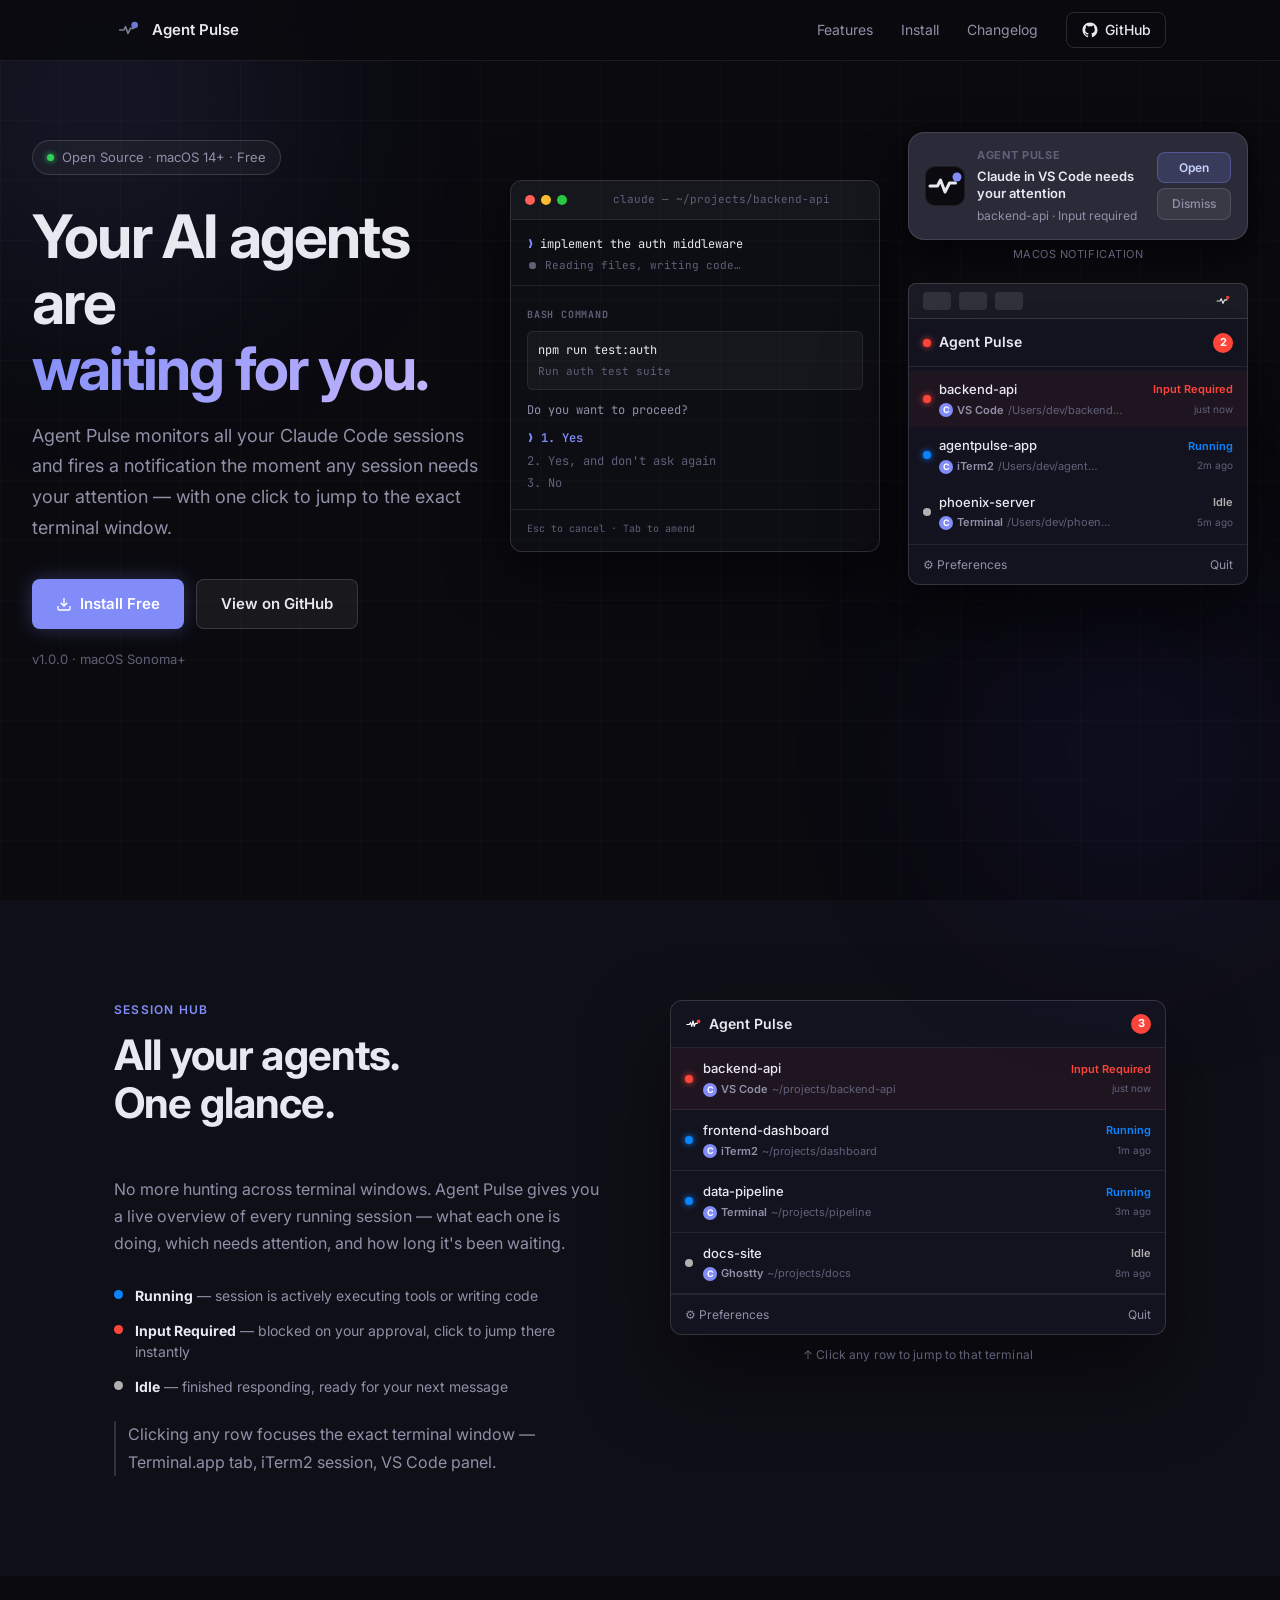
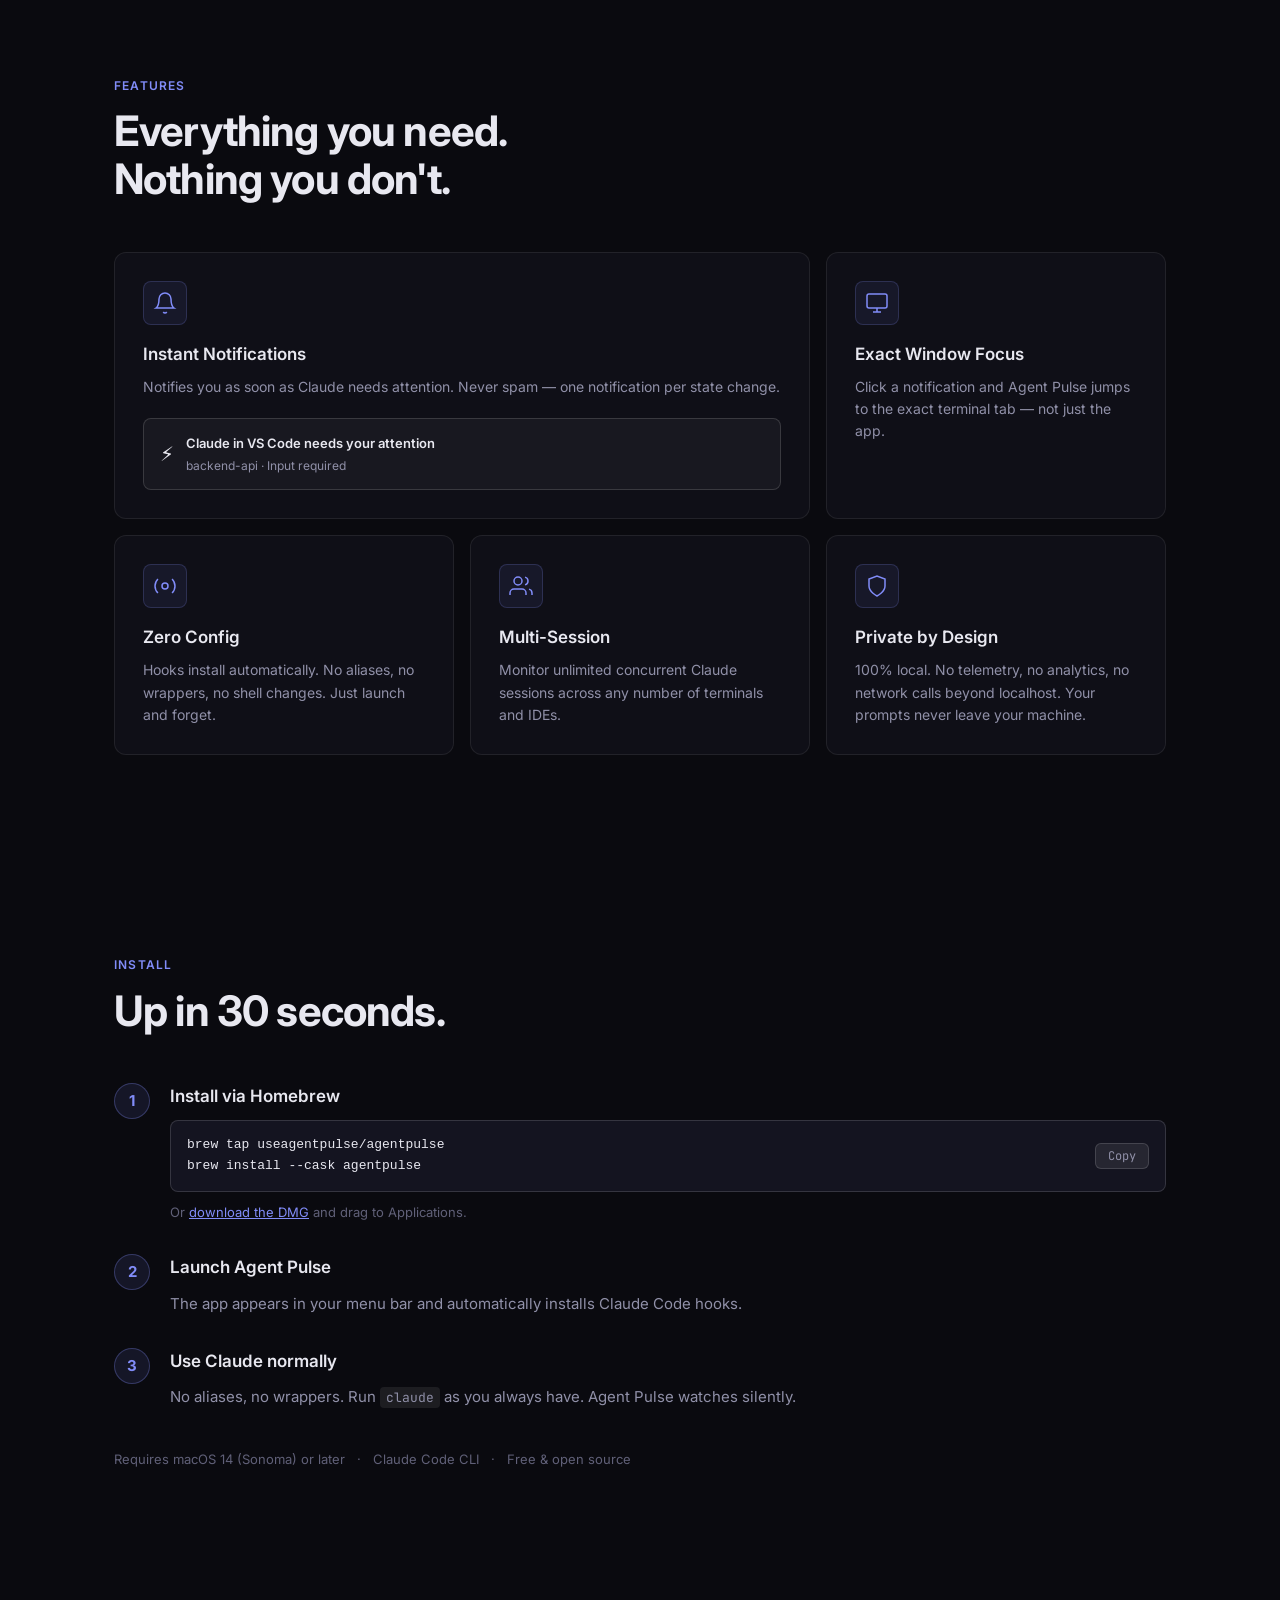
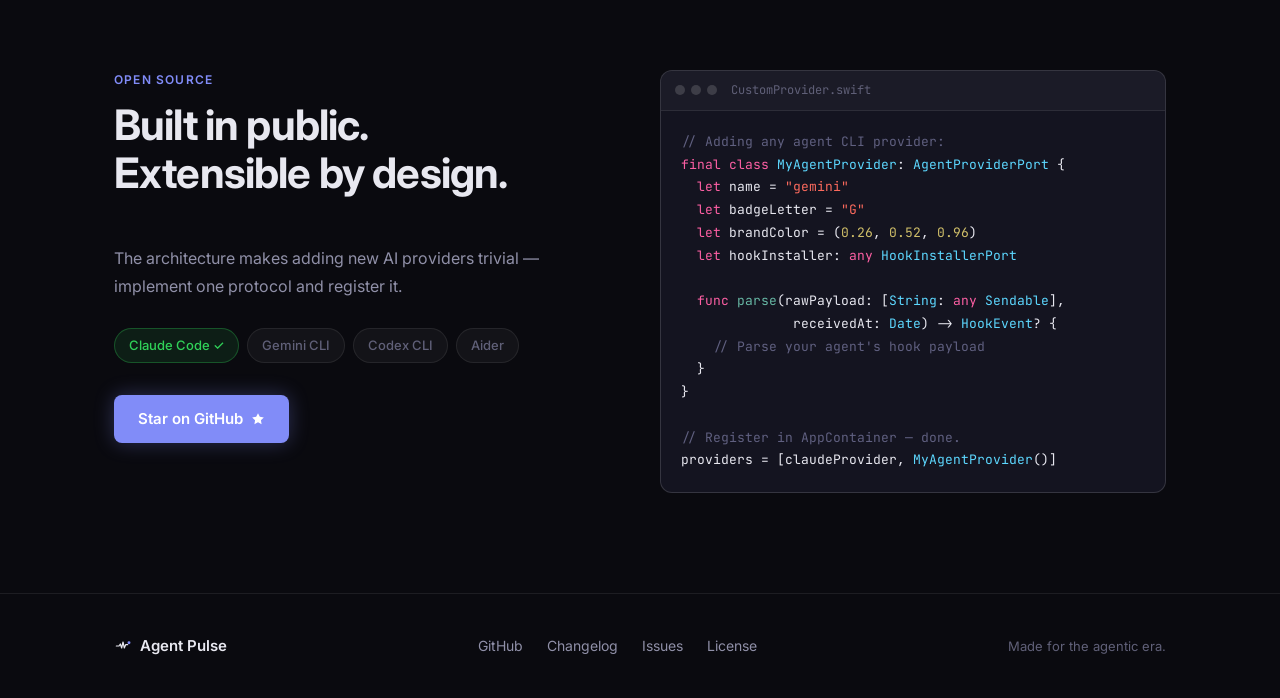
<file: index.html>
<!DOCTYPE html>
<html lang="en">
<head>
  <meta charset="UTF-8" />
  <meta name="viewport" content="width=device-width, initial-scale=1.0" />
  <title>Agent Pulse — Monitor your AI coding agents</title>
  <meta name="description" content="macOS menu bar app that monitors Claude Code sessions and notifies you the moment any session needs your attention." />
  <meta property="og:title" content="Agent Pulse" />
  <meta property="og:description" content="Never miss when your AI coding agent needs you." />
  <meta property="og:type" content="website" />
  <meta property="og:url" content="https://useagentpulse.github.io/agentpulse-app" />
  <link rel="icon" type="image/svg+xml" href="assets/img/favicon.svg" />
  <link rel="stylesheet" href="assets/css/style.css" />
  <link rel="preconnect" href="https://fonts.googleapis.com" />
  <link href="https://fonts.googleapis.com/css2?family=Inter:wght@300;400;500;600;700&family=JetBrains+Mono:wght@400;500&display=swap" rel="stylesheet" />
</head>
<body>

<!-- NAV -->
<nav class="nav">
  <div class="nav-inner">
    <div class="nav-logo">
      <svg class="nav-pulse-icon" width="28" height="20" viewBox="0 0 24 24" fill="none">
        <path d="M2 12 H7 L9 8 L12 16 L15 10 H19" stroke="currentColor" stroke-width="2" stroke-linecap="round" stroke-linejoin="round"/>
        <circle class="nav-status-dot" cx="20" cy="6" r="4" fill="#818CF8"/>
      </svg>
      <span class="nav-name">Agent Pulse</span>
    </div>
    <div class="nav-links">
      <a href="#features">Features</a>
      <a href="#install">Install</a>
      <a href="changelog.html">Changelog</a>
      <a href="https://github.com/useagentpulse/agentpulse-app" target="_blank" class="nav-github">
        <svg width="18" height="18" viewBox="0 0 24 24" fill="currentColor"><path d="M12 2C6.477 2 2 6.484 2 12.017c0 4.425 2.865 8.18 6.839 9.504.5.092.682-.217.682-.483 0-.237-.008-.868-.013-1.703-2.782.605-3.369-1.343-3.369-1.343-.454-1.158-1.11-1.466-1.11-1.466-.908-.62.069-.608.069-.608 1.003.07 1.531 1.032 1.531 1.032.892 1.53 2.341 1.088 2.91.832.092-.647.35-1.088.636-1.338-2.22-.253-4.555-1.113-4.555-4.951 0-1.093.39-1.988 1.029-2.688-.103-.253-.446-1.272.098-2.65 0 0 .84-.27 2.75 1.026A9.564 9.564 0 0112 6.844c.85.004 1.705.115 2.504.337 1.909-1.296 2.747-1.027 2.747-1.027.546 1.379.202 2.398.1 2.651.64.7 1.028 1.595 1.028 2.688 0 3.848-2.339 4.695-4.566 4.943.359.309.678.92.678 1.855 0 1.338-.012 2.419-.012 2.747 0 .268.18.58.688.482A10.019 10.019 0 0022 12.017C22 6.484 17.522 2 12 2z"/></svg>
        GitHub
      </a>
    </div>
  </div>
</nav>

<!-- HERO -->
<section class="hero">
  <div class="hero-bg">
    <div class="grid-lines"></div>
    <div class="glow glow-1"></div>
    <div class="glow glow-2"></div>
  </div>
  <div class="hero-content">
    <div class="hero-badge">
      <span class="badge-dot"></span>
      Open Source · macOS 14+ · Free
    </div>
    <h1 class="hero-title">
      Your AI agents are<br />
      <span class="hero-highlight">waiting for you.</span>
    </h1>
    <p class="hero-sub">
      Agent Pulse monitors all your Claude Code sessions and fires a notification
      the moment any session needs your attention — with one click to jump to
      the exact terminal window.
    </p>
    <div class="hero-actions">
      <a href="#install" class="btn btn-primary">
        <svg width="16" height="16" viewBox="0 0 24 24" fill="none" stroke="currentColor" stroke-width="2"><path d="M21 15v4a2 2 0 01-2 2H5a2 2 0 01-2-2v-4"/><polyline points="7 10 12 15 17 10"/><line x1="12" y1="15" x2="12" y2="3"/></svg>
        Install Free
      </a>
      <a href="https://github.com/useagentpulse/agentpulse-app" target="_blank" class="btn btn-ghost">View on GitHub</a>
    </div>
    <div class="hero-version">v1.0.0 · macOS Sonoma+</div>
  </div>

  <!-- Terminal mockup: Claude waiting for permission -->
  <div class="terminal-mockup">
    <div class="terminal-bar">
      <div class="terminal-dots">
        <span class="t-dot t-dot--red"></span>
        <span class="t-dot t-dot--yellow"></span>
        <span class="t-dot t-dot--green"></span>
      </div>
      <div class="terminal-title">claude — ~/projects/backend-api</div>
    </div>
    <div class="terminal-body">
      <div class="terminal-line">
        <span class="t-prompt">❯</span>
        <span class="t-cmd"> implement the auth middleware</span>
      </div>
      <div class="terminal-line t-dim">⏺ Reading files, writing code…</div>
      <div class="terminal-sep"></div>
      <div class="terminal-permission">
        <div class="t-perm-label">Bash command</div>
        <div class="t-perm-cmd">
          <span class="t-perm-code">npm run test:auth</span>
          <span class="t-perm-desc">Run auth test suite</span>
        </div>
        <div class="t-perm-question">Do you want to proceed?</div>
        <div class="t-perm-options">
          <div class="t-perm-opt t-perm-opt--selected">❯ 1. Yes</div>
          <div class="t-perm-opt">  2. Yes, and don't ask again</div>
          <div class="t-perm-opt">  3. No</div>
        </div>
      </div>
      <div class="terminal-sep"></div>
      <div class="terminal-hint">Esc to cancel · Tab to amend</div>
    </div>
  </div>

  <!-- Mockup column: notification first, then menu bar popup -->
  <div class="hero-mockup">
    <!-- macOS notification mockup -->
    <div class="notif-mockup">
      <div class="notif-banner">
        <div class="notif-banner-icon">
          <svg width="36" height="36" viewBox="0 0 24 24" fill="none">
            <rect width="24" height="24" rx="6" fill="#0a0a0f"/>
            <path d="M2 12 H7 L9 8 L12 16 L15 10 H19" stroke="#e8e8f0" stroke-width="2" stroke-linecap="round" stroke-linejoin="round"/>
            <circle cx="20" cy="6" r="3" fill="#818CF8"/>
          </svg>
        </div>
        <div class="notif-banner-body">
          <div class="notif-banner-app">AGENT PULSE</div>
          <div class="notif-banner-title">Claude in VS Code needs your attention</div>
          <div class="notif-banner-sub">backend-api · Input required</div>
        </div>
        <div class="notif-banner-actions">
          <div class="notif-action notif-action--primary">Open</div>
          <div class="notif-action">Dismiss</div>
        </div>
      </div>
      <div class="notif-label">macOS notification</div>
    </div>

    <!-- Menu bar + popup window -->
    <div class="menubar-strip">
      <div class="menubar-icons">
        <div class="mb-icon"></div>
        <div class="mb-icon"></div>
        <div class="mb-icon"></div>
      </div>
      <div class="menubar-app">
        <svg class="pulse-icon" width="20" height="14" viewBox="0 0 24 24" fill="none">
          <path d="M2 12 H7 L9 8 L12 16 L15 10 H19" stroke="white" stroke-width="2" stroke-linecap="round" stroke-linejoin="round"/>
          <circle cx="20" cy="6" r="3" fill="#FF453A" class="pulse-anim-circle"/>
        </svg>
      </div>
    </div>

    <div class="popup-window">
      <div class="popup-header">
        <div class="popup-header-left">
          <div class="status-dot status-dot--red"></div>
          <span class="popup-title">Agent Pulse</span>
        </div>
        <div class="popup-badge">2</div>
      </div>
      <div class="popup-divider"></div>
      <div class="popup-sessions">
        <div class="session-row session-row--permission">
          <div class="session-left">
            <div class="status-dot status-dot--red"></div>
            <div class="session-info">
              <div class="session-name">backend-api</div>
              <div class="session-meta">
                <span class="provider-badge">C</span>
                <span class="terminal-name">VS Code</span>
                <span class="session-path">/Users/dev/backend…</span>
              </div>
            </div>
          </div>
          <div class="session-right">
            <div class="session-status session-status--red">Input Required</div>
            <div class="session-time">just now</div>
          </div>
        </div>
        <div class="session-row">
          <div class="session-left">
            <div class="status-dot status-dot--blue"></div>
            <div class="session-info">
              <div class="session-name">agentpulse-app</div>
              <div class="session-meta">
                <span class="provider-badge">C</span>
                <span class="terminal-name">iTerm2</span>
                <span class="session-path">/Users/dev/agent…</span>
              </div>
            </div>
          </div>
          <div class="session-right">
            <div class="session-status session-status--blue">Running</div>
            <div class="session-time">2m ago</div>
          </div>
        </div>
        <div class="session-row">
          <div class="session-left">
            <div class="status-dot status-dot--grey"></div>
            <div class="session-info">
              <div class="session-name">phoenix-server</div>
              <div class="session-meta">
                <span class="provider-badge">C</span>
                <span class="terminal-name">Terminal</span>
                <span class="session-path">/Users/dev/phoen…</span>
              </div>
            </div>
          </div>
          <div class="session-right">
            <div class="session-status session-status--grey">Idle</div>
            <div class="session-time">5m ago</div>
          </div>
        </div>
      </div>
      <div class="popup-divider"></div>
      <div class="popup-footer">
        <span>⚙ Preferences</span>
        <span>Quit</span>
      </div>
    </div>
  </div>
</section>

<!-- SESSION HUB -->
<section class="session-hub" id="sessions">
  <div class="container">
    <div class="session-hub-inner">
      <div class="session-hub-text">
        <div class="section-label">Session Hub</div>
        <h2 class="section-title">All your agents.<br/>One glance.</h2>
        <p>No more hunting across terminal windows. Agent Pulse gives you a live overview of every running session — what each one is doing, which needs attention, and how long it's been waiting.</p>
        <ul class="hub-features">
          <li>
            <div class="hub-feat-dot" style="background:#0A84FF"></div>
            <div>
              <strong>Running</strong> — session is actively executing tools or writing code
            </div>
          </li>
          <li>
            <div class="hub-feat-dot" style="background:#FF453A"></div>
            <div>
              <strong>Input Required</strong> — blocked on your approval, click to jump there instantly
            </div>
          </li>
          <li>
            <div class="hub-feat-dot" style="background:#B0B0B0"></div>
            <div>
              <strong>Idle</strong> — finished responding, ready for your next message
            </div>
          </li>
        </ul>
        <p class="hub-note">Clicking any row focuses the exact terminal window — Terminal.app tab, iTerm2 session, VS Code panel.</p>
      </div>
      <div class="session-hub-mockup">
        <div class="hub-popup">
          <div class="hub-popup-header">
            <div class="hub-header-left">
              <svg width="16" height="11" viewBox="0 0 24 18" fill="none">
                <path d="M2 9 H6 L8 6 L10 12 L12 3 L14 12 L16 7 H19" stroke="white" stroke-width="2" stroke-linecap="round" stroke-linejoin="round"/>
                <circle cx="21" cy="4" r="3" fill="#FF453A"/>
              </svg>
              <span>Agent Pulse</span>
            </div>
            <span class="hub-badge">3</span>
          </div>
          <div class="popup-divider"></div>
          <div class="hub-session hub-session--permission">
            <div class="hub-session-left">
              <div class="status-dot status-dot--red"></div>
              <div>
                <div class="hub-session-name">backend-api</div>
                <div class="session-meta">
                  <span class="provider-badge">C</span>
                  <span class="terminal-name">VS Code</span>
                  <span class="session-path">~/projects/backend-api</span>
                </div>
              </div>
            </div>
            <div class="hub-session-right">
              <div class="session-status session-status--red">Input Required</div>
              <div class="session-time">just now</div>
            </div>
          </div>
          <div class="hub-session">
            <div class="hub-session-left">
              <div class="status-dot status-dot--blue"></div>
              <div>
                <div class="hub-session-name">frontend-dashboard</div>
                <div class="session-meta">
                  <span class="provider-badge">C</span>
                  <span class="terminal-name">iTerm2</span>
                  <span class="session-path">~/projects/dashboard</span>
                </div>
              </div>
            </div>
            <div class="hub-session-right">
              <div class="session-status session-status--blue">Running</div>
              <div class="session-time">1m ago</div>
            </div>
          </div>
          <div class="hub-session">
            <div class="hub-session-left">
              <div class="status-dot status-dot--blue"></div>
              <div>
                <div class="hub-session-name">data-pipeline</div>
                <div class="session-meta">
                  <span class="provider-badge">C</span>
                  <span class="terminal-name">Terminal</span>
                  <span class="session-path">~/projects/pipeline</span>
                </div>
              </div>
            </div>
            <div class="hub-session-right">
              <div class="session-status session-status--blue">Running</div>
              <div class="session-time">3m ago</div>
            </div>
          </div>
          <div class="hub-session">
            <div class="hub-session-left">
              <div class="status-dot status-dot--grey"></div>
              <div>
                <div class="hub-session-name">docs-site</div>
                <div class="session-meta">
                  <span class="provider-badge">C</span>
                  <span class="terminal-name">Ghostty</span>
                  <span class="session-path">~/projects/docs</span>
                </div>
              </div>
            </div>
            <div class="hub-session-right">
              <div class="session-status session-status--grey">Idle</div>
              <div class="session-time">8m ago</div>
            </div>
          </div>
          <div class="popup-divider"></div>
          <div class="popup-footer">
            <span>⚙ Preferences</span>
            <span>Quit</span>
          </div>
        </div>
        <div class="hub-click-hint">↑ Click any row to jump to that terminal</div>
      </div>
    </div>
  </div>
</section>

<!-- FEATURES -->
<section class="features" id="features">
  <div class="container">
    <div class="section-label">Features</div>
    <h2 class="section-title">Everything you need.<br/>Nothing you don't.</h2>
    <div class="features-grid">
      <div class="feature-card feature-card--large">
        <div class="feature-icon">
          <svg width="24" height="24" viewBox="0 0 24 24" fill="none" stroke="currentColor" stroke-width="1.5"><path d="M18 8A6 6 0 006 8c0 7-3 9-3 9h18s-3-2-3-9"/><path d="M13.73 21a2 2 0 01-3.46 0"/></svg>
        </div>
        <h3>Instant Notifications</h3>
        <p>Notifies you as soon as Claude needs attention. Never spam — one notification per state change.</p>
        <div class="feature-notif">
          <div class="notif-icon">⚡</div>
          <div class="notif-body">
            <div class="notif-title">Claude in VS Code needs your attention</div>
            <div class="notif-sub">backend-api · Input required</div>
          </div>
        </div>
      </div>
      <div class="feature-card">
        <div class="feature-icon">
          <svg width="24" height="24" viewBox="0 0 24 24" fill="none" stroke="currentColor" stroke-width="1.5"><rect x="2" y="3" width="20" height="14" rx="2"/><path d="M8 21h8M12 17v4"/></svg>
        </div>
        <h3>Exact Window Focus</h3>
        <p>Click a notification and Agent Pulse jumps to the exact terminal tab — not just the app.</p>
      </div>
      <div class="feature-card">
        <div class="feature-icon">
          <svg width="24" height="24" viewBox="0 0 24 24" fill="none" stroke="currentColor" stroke-width="1.5"><circle cx="12" cy="12" r="3"/><path d="M19.07 4.93a10 10 0 010 14.14M4.93 4.93a10 10 0 000 14.14"/></svg>
        </div>
        <h3>Zero Config</h3>
        <p>Hooks install automatically. No aliases, no wrappers, no shell changes. Just launch and forget.</p>
      </div>
      <div class="feature-card">
        <div class="feature-icon">
          <svg width="24" height="24" viewBox="0 0 24 24" fill="none" stroke="currentColor" stroke-width="1.5"><path d="M17 21v-2a4 4 0 00-4-4H5a4 4 0 00-4 4v2"/><circle cx="9" cy="7" r="4"/><path d="M23 21v-2a4 4 0 00-3-3.87"/><path d="M16 3.13a4 4 0 010 7.75"/></svg>
        </div>
        <h3>Multi-Session</h3>
        <p>Monitor unlimited concurrent Claude sessions across any number of terminals and IDEs.</p>
      </div>
      <div class="feature-card">
        <div class="feature-icon">
          <svg width="24" height="24" viewBox="0 0 24 24" fill="none" stroke="currentColor" stroke-width="1.5"><path d="M12 22s8-4 8-10V5l-8-3-8 3v7c0 6 8 10 8 10z"/></svg>
        </div>
        <h3>Private by Design</h3>
        <p>100% local. No telemetry, no analytics, no network calls beyond localhost. Your prompts never leave your machine.</p>
      </div>
    </div>
  </div>
</section>

<!-- INSTALL -->
<section class="install" id="install">
  <div class="container">
    <div class="section-label">Install</div>
    <h2 class="section-title">Up in 30 seconds.</h2>
    <div class="install-steps">
      <div class="install-step">
        <div class="step-num">1</div>
        <div class="step-body">
          <div class="step-title">Install via Homebrew</div>
          <div class="code-block">
            <code>brew tap useagentpulse/agentpulse<br/>brew install --cask agentpulse</code>
            <button class="copy-btn" data-copy="brew tap useagentpulse/agentpulse&#10;brew trust useagentpulse/agentpulse&#10;brew install --cask agentpulse">Copy</button>
          </div>
          <div class="step-alt">Or <a href="https://github.com/useagentpulse/agentpulse-app/releases/latest">download the DMG</a> and drag to Applications.</div>
        </div>
      </div>
      <div class="install-step">
        <div class="step-num">2</div>
        <div class="step-body">
          <div class="step-title">Launch Agent Pulse</div>
          <p>The app appears in your menu bar and automatically installs Claude Code hooks.</p>
        </div>
      </div>
      <div class="install-step">
        <div class="step-num">3</div>
        <div class="step-body">
          <div class="step-title">Use Claude normally</div>
          <p>No aliases, no wrappers. Run <code class="inline-code">claude</code> as you always have. Agent Pulse watches silently.</p>
        </div>
      </div>
    </div>
    <div class="requirements">
      <span>Requires macOS 14 (Sonoma) or later</span>
      <span>·</span>
      <span>Claude Code CLI</span>
      <span>·</span>
      <span>Free &amp; open source</span>
    </div>
  </div>
</section>
<!-- OPEN SOURCE -->
<section class="opensource">
  <div class="container opensource-inner">
    <div class="os-text">
      <div class="section-label">Open Source</div>
      <h2 class="section-title">Built in public.<br/>Extensible by design.</h2>
      <p>The architecture makes adding new AI providers trivial — implement one protocol and register it.</p>
      <div class="providers-roadmap">
        <div class="provider provider--done">Claude Code ✓</div>
        <div class="provider provider--soon">Gemini CLI</div>
        <div class="provider provider--soon">Codex CLI</div>
        <div class="provider provider--soon">Aider</div>
      </div>
      <a href="https://github.com/useagentpulse/agentpulse-app" target="_blank" class="btn btn-primary">
        Star on GitHub
        <svg width="14" height="14" viewBox="0 0 24 24" fill="currentColor"><path d="M12 2l3.09 6.26L22 9.27l-5 4.87 1.18 6.88L12 17.77l-6.18 3.25L7 14.14 2 9.27l6.91-1.01L12 2z"/></svg>
      </a>
    </div>
    <div class="os-code">
      <div class="code-window">
        <div class="code-window-bar">
          <span></span><span></span><span></span>
          <div class="code-window-title">CustomProvider.swift</div>
        </div>
        <pre class="code-content"><span class="code-comment">// Adding any agent CLI provider:</span>
<span class="code-keyword">final class</span> <span class="code-type">MyAgentProvider</span>: <span class="code-type">AgentProviderPort</span> {
  <span class="code-keyword">let</span> name = <span class="code-string">"gemini"</span>
  <span class="code-keyword">let</span> badgeLetter = <span class="code-string">"G"</span>
  <span class="code-keyword">let</span> brandColor = (<span class="code-num">0.26</span>, <span class="code-num">0.52</span>, <span class="code-num">0.96</span>)
  <span class="code-keyword">let</span> hookInstaller: <span class="code-keyword">any</span> <span class="code-type">HookInstallerPort</span>

  <span class="code-keyword">func</span> <span class="code-fn">parse</span>(rawPayload: [<span class="code-type">String</span>: <span class="code-keyword">any</span> <span class="code-type">Sendable</span>],
              receivedAt: <span class="code-type">Date</span>) -> <span class="code-type">HookEvent</span>? {
    <span class="code-comment">// Parse your agent's hook payload</span>
  }
}

<span class="code-comment">// Register in AppContainer — done.</span>
providers = [claudeProvider, <span class="code-type">MyAgentProvider</span>()]</pre>
      </div>
    </div>
  </div>
</section>

<!-- FOOTER -->
<footer class="footer">
  <div class="container footer-inner">
    <div class="footer-logo">
      <svg width="18" height="12" viewBox="0 0 24 18" fill="none">
          <path d="M2 9 H6 L8 6 L10 12 L12 3 L14 12 L16 7 H19" stroke="currentColor" stroke-width="1.8" stroke-linecap="round" stroke-linejoin="round"/>
          <circle cx="21" cy="4" r="2.2" fill="#818CF8"/>
        </svg>
        <span>Agent Pulse</span>
    </div>
    <div class="footer-links">
      <a href="https://github.com/useagentpulse/agentpulse-app" target="_blank">GitHub</a>
      <a href="changelog.html">Changelog</a>
      <a href="https://github.com/useagentpulse/agentpulse-app/issues" target="_blank">Issues</a>
      <a href="https://github.com/useagentpulse/agentpulse-app/blob/main/LICENSE" target="_blank">License</a>
    </div>
    <div class="footer-copy">Made for the agentic era.</div>
  </div>
</footer>

<script src="assets/js/main.js"></script>
</body>
</html>
</file>
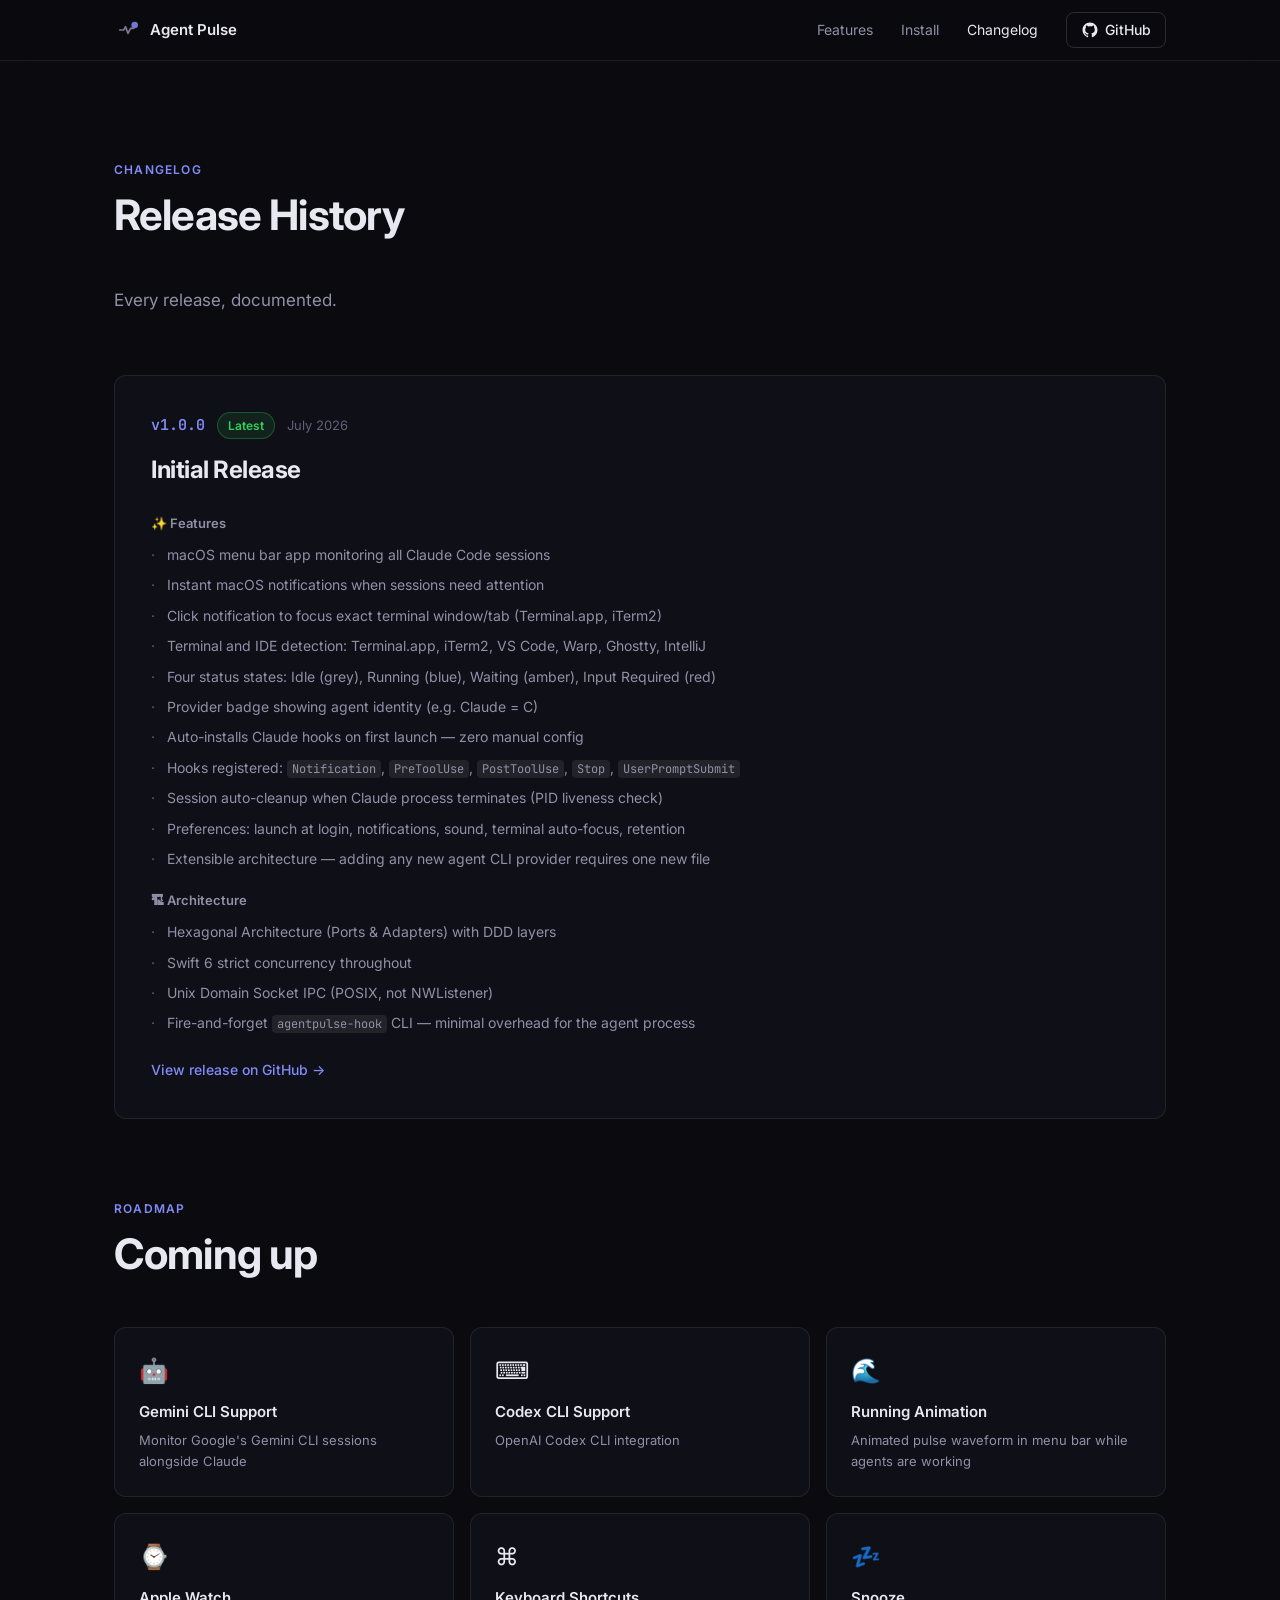
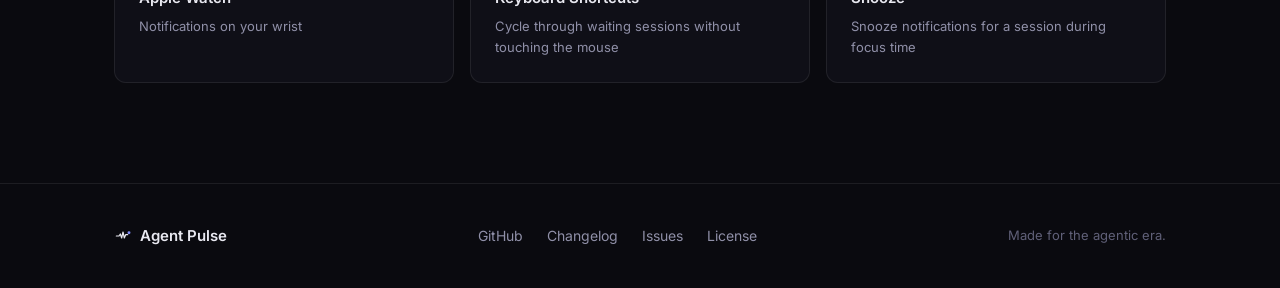
<file: changelog.html>
<!DOCTYPE html>
<html lang="en">
<head>
  <meta charset="UTF-8" />
  <meta name="viewport" content="width=device-width, initial-scale=1.0" />
  <title>Changelog — Agent Pulse</title>
  <meta name="description" content="Agent Pulse release history and changelog." />
  <link rel="icon" type="image/svg+xml" href="assets/img/favicon.svg" />
  <link rel="stylesheet" href="assets/css/style.css" />
  <link href="https://fonts.googleapis.com/css2?family=Inter:wght@300;400;500;600;700&family=JetBrains+Mono:wght@400;500&display=swap" rel="stylesheet" />
</head>
<body>

<nav class="nav">
  <div class="nav-inner">
    <div class="nav-logo">
      <a href="index.html" style="display:flex;align-items:center;gap:8px;text-decoration:none;color:inherit">
        <svg class="nav-pulse-icon" width="28" height="20" viewBox="0 0 24 24" fill="none">
          <path d="M2 12 H7 L9 8 L12 16 L15 10 H19" stroke="currentColor" stroke-width="2" stroke-linecap="round" stroke-linejoin="round"/>
          <circle class="nav-status-dot" cx="20" cy="6" r="4" fill="#818CF8"/>
        </svg>
        <span class="nav-name">Agent Pulse</span>
      </a>
    </div>
    <div class="nav-links">
      <a href="index.html#features">Features</a>
      <a href="index.html#install">Install</a>
      <a href="changelog.html" class="nav-active">Changelog</a>
      <a href="https://github.com/useagentpulse/agentpulse-app" target="_blank" class="nav-github">
        <svg width="18" height="18" viewBox="0 0 24 24" fill="currentColor"><path d="M12 2C6.477 2 2 6.484 2 12.017c0 4.425 2.865 8.18 6.839 9.504.5.092.682-.217.682-.483 0-.237-.008-.868-.013-1.703-2.782.605-3.369-1.343-3.369-1.343-.454-1.158-1.11-1.466-1.11-1.466-.908-.62.069-.608.069-.608 1.003.07 1.531 1.032 1.531 1.032.892 1.53 2.341 1.088 2.91.832.092-.647.35-1.088.636-1.338-2.22-.253-4.555-1.113-4.555-4.951 0-1.093.39-1.988 1.029-2.688-.103-.253-.446-1.272.098-2.65 0 0 .84-.27 2.75 1.026A9.564 9.564 0 0112 6.844c.85.004 1.705.115 2.504.337 1.909-1.296 2.747-1.027 2.747-1.027.546 1.379.202 2.398.1 2.651.64.7 1.028 1.595 1.028 2.688 0 3.848-2.339 4.695-4.566 4.943.359.309.678.92.678 1.855 0 1.338-.012 2.419-.012 2.747 0 .268.18.58.688.482A10.019 10.019 0 0022 12.017C22 6.484 17.522 2 12 2z"/></svg>
        GitHub
      </a>
    </div>
  </div>
</nav>

<main class="changelog-page">
  <div class="container">
    <div class="changelog-header">
      <div class="section-label">Changelog</div>
      <h1 class="section-title">Release History</h1>
      <p class="changelog-sub">Every release, documented.</p>
    </div>

    <div class="changelog-list">

      <div class="changelog-entry">
        <div class="changelog-meta">
          <span class="changelog-version">v1.0.0</span>
          <span class="changelog-tag changelog-tag--latest">Latest</span>
          <span class="changelog-date">July 2026</span>
        </div>
        <h2 class="changelog-title">Initial Release</h2>
        <div class="changelog-body">
          <div class="changelog-section">
            <div class="changelog-section-title">✨ Features</div>
            <ul>
              <li>macOS menu bar app monitoring all Claude Code sessions</li>
              <li>Instant macOS notifications when sessions need attention</li>
              <li>Click notification to focus exact terminal window/tab (Terminal.app, iTerm2)</li>
              <li>Terminal and IDE detection: Terminal.app, iTerm2, VS Code, Warp, Ghostty, IntelliJ</li>
              <li>Four status states: Idle (grey), Running (blue), Waiting (amber), Input Required (red)</li>
              <li>Provider badge showing agent identity (e.g. Claude = C)</li>
              <li>Auto-installs Claude hooks on first launch — zero manual config</li>
              <li>Hooks registered: <code>Notification</code>, <code>PreToolUse</code>, <code>PostToolUse</code>, <code>Stop</code>, <code>UserPromptSubmit</code></li>
              <li>Session auto-cleanup when Claude process terminates (PID liveness check)</li>
              <li>Preferences: launch at login, notifications, sound, terminal auto-focus, retention</li>
              <li>Extensible architecture — adding any new agent CLI provider requires one new file</li>
            </ul>
          </div>
          <div class="changelog-section">
            <div class="changelog-section-title">🏗 Architecture</div>
            <ul>
              <li>Hexagonal Architecture (Ports & Adapters) with DDD layers</li>
              <li>Swift 6 strict concurrency throughout</li>
              <li>Unix Domain Socket IPC (POSIX, not NWListener)</li>
              <li>Fire-and-forget <code>agentpulse-hook</code> CLI — minimal overhead for the agent process</li>
            </ul>
          </div>
        </div>
        <a href="https://github.com/useagentpulse/agentpulse-app/releases/tag/v1.0.0" target="_blank" class="changelog-release-link">
          View release on GitHub →
        </a>
      </div>

    </div>

    <div class="changelog-upcoming">
      <div class="section-label">Roadmap</div>
      <h2 class="section-title">Coming up</h2>
      <div class="roadmap-grid">
        <div class="roadmap-item">
          <div class="roadmap-icon">🤖</div>
          <div class="roadmap-name">Gemini CLI Support</div>
          <div class="roadmap-desc">Monitor Google's Gemini CLI sessions alongside Claude</div>
        </div>
        <div class="roadmap-item">
          <div class="roadmap-icon">⌨️</div>
          <div class="roadmap-name">Codex CLI Support</div>
          <div class="roadmap-desc">OpenAI Codex CLI integration</div>
        </div>
        <div class="roadmap-item">
          <div class="roadmap-icon">🌊</div>
          <div class="roadmap-name">Running Animation</div>
          <div class="roadmap-desc">Animated pulse waveform in menu bar while agents are working</div>
        </div>
        <div class="roadmap-item">
          <div class="roadmap-icon">⌚</div>
          <div class="roadmap-name">Apple Watch</div>
          <div class="roadmap-desc">Notifications on your wrist</div>
        </div>
        <div class="roadmap-item">
          <div class="roadmap-icon">⌘</div>
          <div class="roadmap-name">Keyboard Shortcuts</div>
          <div class="roadmap-desc">Cycle through waiting sessions without touching the mouse</div>
        </div>
        <div class="roadmap-item">
          <div class="roadmap-icon">💤</div>
          <div class="roadmap-name">Snooze</div>
          <div class="roadmap-desc">Snooze notifications for a session during focus time</div>
        </div>
      </div>
    </div>
  </div>
</main>

<footer class="footer">
  <div class="container footer-inner">
    <div class="footer-logo">
      <svg width="18" height="12" viewBox="0 0 24 18" fill="none">
          <path d="M2 9 H6 L8 6 L10 12 L12 3 L14 12 L16 7 H19" stroke="currentColor" stroke-width="1.8" stroke-linecap="round" stroke-linejoin="round"/>
          <circle cx="21" cy="4" r="2.2" fill="#818CF8"/>
        </svg>
        <span>Agent Pulse</span>
    </div>
    <div class="footer-links">
      <a href="https://github.com/useagentpulse/agentpulse-app" target="_blank">GitHub</a>
      <a href="changelog.html">Changelog</a>
      <a href="https://github.com/useagentpulse/agentpulse-app/issues" target="_blank">Issues</a>
      <a href="https://github.com/useagentpulse/agentpulse-app/blob/main/LICENSE" target="_blank">License</a>
    </div>
    <div class="footer-copy">Made for the agentic era.</div>
  </div>
</footer>

<script src="assets/js/main.js"></script>
</body>
</html>
</file>
<file: assets/css/style.css>
/* ============================================================
   Agent Pulse — Site Styles
   Dark theme, agentic aesthetic
   ============================================================ */

*, *::before, *::after { box-sizing: border-box; margin: 0; padding: 0; }

:root {
  --bg:        #0a0a0f;
  --bg-2:      #0f0f17;
  --bg-3:      #141420;
  --border:    rgba(255,255,255,0.08);
  --border-2:  rgba(255,255,255,0.14);
  --text:      #e8e8f0;
  --text-2:    #9090a8;
  --text-3:    #606078;
  --accent:    #818CF8;
  --accent-2:  #6366F1;
  --blue:      #0A84FF;
  --orange:    #FF9F0A;
  --red:       #FF453A;
  --green:     #30D158;
  --grey:      #B0B0B0;
  --radius:    12px;
  --radius-sm: 8px;
}

html { scroll-behavior: smooth; }

body {
  font-family: 'Inter', system-ui, sans-serif;
  background: var(--bg);
  color: var(--text);
  line-height: 1.6;
  overflow-x: hidden;
}

a { color: inherit; text-decoration: none; }
.container { max-width: 1100px; margin: 0 auto; padding: 0 24px; }

/* ── NAV ─────────────────────────────────────────────────── */
.nav {
  position: fixed; top: 0; left: 0; right: 0; z-index: 100;
  background: rgba(10,10,15,0.85);
  backdrop-filter: blur(20px);
  border-bottom: 1px solid var(--border);
}
.nav-inner {
  max-width: 1100px; margin: 0 auto; padding: 0 24px;
  height: 60px; display: flex; align-items: center; justify-content: space-between;
}
.nav-logo { display: flex; align-items: center; gap: 10px; font-weight: 600; font-size: 15px; }
.nav-dot {
  width: 10px; height: 10px; border-radius: 50%;
  background: #818CF8;
  box-shadow: 0 0 8px #818CF8;
  animation: breathe 2s ease-in-out infinite;
}
@keyframes breathe {
  0%,100% { opacity: 1; }
  50%      { opacity: 0.4; }
}

/* Nav SVG pulse icon */
.nav-pulse-icon { opacity: 0.85; color: var(--text-2); flex-shrink: 0; }
.nav-status-dot { animation: dot-breathe 2s ease-in-out infinite; }
@keyframes dot-breathe {
  0%,100% { opacity: 1; }
  50%      { opacity: 0.2; }
}
.nav-links { display: flex; align-items: center; gap: 28px; font-size: 14px; color: var(--text-2); }
.nav-links a:hover { color: var(--text); }
.nav-active { color: var(--text) !important; }
.nav-github {
  display: flex; align-items: center; gap: 6px;
  padding: 6px 14px; border-radius: var(--radius-sm);
  border: 1px solid var(--border-2);
  color: var(--text) !important;
  font-weight: 500;
  transition: border-color 0.2s, background 0.2s;
}
.nav-github:hover { background: rgba(255,255,255,0.05); border-color: var(--border-2); }

/* ── HERO ────────────────────────────────────────────────── */
.hero {
  min-height: 100vh; display: flex; align-items: flex-start;
  padding: 120px 32px 80px;
  position: relative; overflow: hidden;
  max-width: 1400px; margin: 0 auto;
  gap: 28px; flex-wrap: wrap; justify-content: center;
}
.hero-bg { position: fixed; inset: 0; pointer-events: none; z-index: 0; }
.grid-lines {
  position: absolute; inset: 0;
  background-image:
    linear-gradient(rgba(255,255,255,0.02) 1px, transparent 1px),
    linear-gradient(90deg, rgba(255,255,255,0.02) 1px, transparent 1px);
  background-size: 60px 60px;
}
.glow {
  position: absolute; border-radius: 50%; filter: blur(100px); opacity: 0.15;
}
.glow-1 {
  width: 600px; height: 600px; top: -200px; left: -200px;
  background: radial-gradient(circle, #818CF8 0%, transparent 70%);
}
.glow-2 {
  width: 500px; height: 500px; bottom: -100px; right: -100px;
  background: radial-gradient(circle, #4338CA 0%, transparent 70%);
}
.hero-content { position: relative; z-index: 1; flex: 1 1 380px; max-width: 460px; padding-top: 20px; }
.hero-badge {
  display: inline-flex; align-items: center; gap: 8px;
  padding: 6px 14px; border-radius: 100px;
  border: 1px solid var(--border-2);
  background: rgba(255,255,255,0.04);
  font-size: 13px; color: var(--text-2); margin-bottom: 28px;
}
.badge-dot {
  width: 7px; height: 7px; border-radius: 50%;
  background: var(--green);
  box-shadow: 0 0 6px var(--green);
}
.hero-title {
  font-size: clamp(36px, 5vw, 60px);
  font-weight: 700; line-height: 1.1;
  letter-spacing: -0.03em; margin-bottom: 20px;
}
.hero-highlight {
  background: linear-gradient(135deg, #818CF8 0%, #c4b5fd 100%);
  -webkit-background-clip: text; -webkit-text-fill-color: transparent;
}
.hero-sub { font-size: 18px; color: var(--text-2); line-height: 1.7; margin-bottom: 36px; }
.hero-actions { display: flex; gap: 12px; flex-wrap: wrap; margin-bottom: 20px; }
.hero-version { font-size: 13px; color: var(--text-3); }

/* Buttons */
.btn {
  display: inline-flex; align-items: center; gap: 8px;
  padding: 12px 24px; border-radius: var(--radius-sm);
  font-weight: 600; font-size: 15px; cursor: pointer;
  transition: all 0.2s; border: none;
}
.btn-primary {
  background: #818CF8;
  color: #ffffff;
  box-shadow: 0 0 20px rgba(129,140,248,0.3);
}
.btn-primary:hover { background: #a5b4fc; box-shadow: 0 0 30px rgba(129,140,248,0.5); transform: translateY(-1px); }
.btn-ghost {
  background: rgba(255,255,255,0.06);
  color: var(--text);
  border: 1px solid var(--border-2);
}
.btn-ghost:hover { background: rgba(255,255,255,0.1); }

/* ── MENU BAR MOCKUP ─────────────────────────────────────── */
.hero-mockup { position: relative; z-index: 1; flex: 1 1 280px; max-width: 340px; align-self: flex-start; }
.menubar-strip { margin-top: 20px;
  background: rgba(30,30,40,0.9);
  border: 1px solid var(--border-2);
  border-radius: var(--radius-sm) var(--radius-sm) 0 0;
  padding: 8px 14px;
  display: flex; align-items: center; justify-content: space-between;
}
.menubar-icons { display: flex; gap: 8px; }
.mb-icon {
  width: 28px; height: 18px;
  background: rgba(255,255,255,0.1); border-radius: 4px;
}
.menubar-app { display: flex; align-items: center; gap: 5px; }
.pulse-icon { opacity: 0.9; }
.status-dot {
  width: 8px; height: 8px; border-radius: 50%; flex-shrink: 0;
}
.status-dot--red    { background: var(--red); box-shadow: 0 0 6px var(--red); }
.status-dot--blue   { background: var(--blue); box-shadow: 0 0 6px var(--blue); }
.status-dot--grey   { background: var(--grey); }
.status-dot--green  { background: var(--green); }
.status-dot--orange { background: var(--orange); }
.pulse-anim { animation: pulse-red 0.5s ease-in-out infinite alternate; }
@keyframes pulse-red {
  from { opacity: 1; box-shadow: 0 0 6px var(--red); }
  to   { opacity: 0.15; box-shadow: 0 0 2px var(--red); }
}
.popup-window {
  background: rgba(20,20,32,0.98);
  border: 1px solid var(--border-2);
  border-top: none;
  border-radius: 0 0 var(--radius) var(--radius);
  overflow: hidden;
  box-shadow: 0 40px 80px rgba(0,0,0,0.6);
}
.popup-header {
  display: flex; align-items: center; justify-content: space-between;
  padding: 12px 14px;
}
.popup-header-left { display: flex; align-items: center; gap: 8px; }
.popup-title { font-weight: 600; font-size: 14px; }
.popup-badge {
  background: var(--red); color: white;
  width: 20px; height: 20px; border-radius: 50%;
  font-size: 11px; font-weight: 700;
  display: flex; align-items: center; justify-content: center;
}
.popup-divider { height: 1px; background: var(--border); }
.popup-sessions { padding: 4px 0; }
.session-row {
  display: flex; align-items: center; justify-content: space-between;
  padding: 8px 14px; gap: 8px;
  transition: background 0.15s;
}
.session-row:hover { background: rgba(255,255,255,0.04); }
.session-row--permission { background: rgba(255,69,58,0.05); }
.session-left { display: flex; align-items: center; gap: 8px; flex: 1; min-width: 0; }
.session-info { min-width: 0; }
.session-name { font-size: 13px; font-weight: 500; white-space: nowrap; overflow: hidden; text-overflow: ellipsis; }
.session-meta { display: flex; align-items: center; gap: 4px; margin-top: 2px; }
.provider-badge {
  font-size: 9px; font-weight: 700;
  background: var(--accent); color: white;
  width: 14px; height: 14px; border-radius: 50%;
  display: flex; align-items: center; justify-content: center;
  flex-shrink: 0;
}
.terminal-name { font-size: 11px; font-weight: 600; color: var(--text-2); }
.session-path { font-size: 11px; color: var(--text-3); white-space: nowrap; overflow: hidden; text-overflow: ellipsis; }
.session-right { text-align: right; flex-shrink: 0; }
.session-status { font-size: 11px; font-weight: 600; }
.session-status--red    { color: var(--red); }
.session-status--blue   { color: var(--blue); }
.session-status--grey   { color: var(--grey); }
.session-time { font-size: 10px; color: var(--text-3); margin-top: 2px; }
.popup-footer {
  display: flex; justify-content: space-between;
  padding: 10px 14px;
  font-size: 12px; color: var(--text-2);
}

/* ── PROBLEM TIMELINE ─────────────────────────────────────── */
.problem { padding: 100px 0; background: var(--bg-2); }
.timeline { max-width: 600px; margin: 0 auto; }
.timeline-item {
  display: flex; gap: 20px; align-items: flex-start;
  margin-bottom: 8px;
}
.timeline-time {
  font-family: 'JetBrains Mono', monospace;
  font-size: 13px; color: var(--text-3);
  width: 48px; flex-shrink: 0; padding-top: 2px;
}
.timeline-content { display: flex; align-items: flex-start; gap: 12px; flex: 1; }
.timeline-dot {
  width: 10px; height: 10px; border-radius: 50%; flex-shrink: 0; margin-top: 5px;
}
.timeline-dot--green  { background: var(--green); }
.timeline-dot--grey   { background: var(--text-3); }
.timeline-dot--red    { background: var(--red); box-shadow: 0 0 8px var(--red); }
.timeline-text { font-size: 15px; color: var(--text-2); padding-bottom: 16px; }
.timeline-text--alert { color: var(--red); font-weight: 500; }
.timeline-text--good  { color: var(--green); font-weight: 500; }
.lost { color: var(--red); font-weight: 600; }
.timeline-with {
  border-top: 1px solid var(--border);
  padding-top: 20px; margin-top: 12px;
}
.with-badge {
  display: inline-block; margin-bottom: 16px; margin-left: 68px;
  background: rgba(48,209,88,0.1); color: var(--green);
  border: 1px solid rgba(48,209,88,0.3);
  padding: 4px 12px; border-radius: 100px; font-size: 13px; font-weight: 500;
}

/* ── SECTIONS ─────────────────────────────────────────────── */
.section-label {
  font-size: 12px; font-weight: 600; letter-spacing: 0.1em;
  text-transform: uppercase; color: var(--accent);
  margin-bottom: 12px;
}
.section-title {
  font-size: clamp(28px, 4vw, 42px);
  font-weight: 700; line-height: 1.15;
  letter-spacing: -0.02em; margin-bottom: 48px;
}

/* ── FEATURES ─────────────────────────────────────────────── */
.features { padding: 100px 0; }
.features-grid {
  display: grid;
  grid-template-columns: repeat(3, 1fr);
  gap: 16px;
}
.feature-card {
  background: var(--bg-2);
  border: 1px solid var(--border);
  border-radius: var(--radius);
  padding: 28px;
  transition: border-color 0.2s, transform 0.2s;
}
.feature-card:hover { border-color: var(--border-2); transform: translateY(-2px); }
.feature-card--large { grid-column: span 2; }
.feature-card--wide  { grid-column: span 3; }
.feature-icon {
  width: 44px; height: 44px; border-radius: var(--radius-sm);
  background: rgba(129,140,248,0.08);
  border: 1px solid rgba(129,140,248,0.2);
  display: flex; align-items: center; justify-content: center;
  color: var(--accent); margin-bottom: 16px;
}
.feature-card h3 { font-size: 17px; font-weight: 600; margin-bottom: 8px; }
.feature-card p { font-size: 14px; color: var(--text-2); line-height: 1.6; }
.feature-notif {
  display: flex; align-items: center; gap: 12px;
  margin-top: 20px; padding: 14px 16px;
  background: rgba(255,255,255,0.04);
  border: 1px solid var(--border-2);
  border-radius: var(--radius-sm);
}
.notif-icon { font-size: 20px; }
.notif-title { font-size: 13px; font-weight: 600; }
.notif-sub { font-size: 12px; color: var(--text-2); margin-top: 2px; }

/* ── TERMINALS ────────────────────────────────────────────── */
.terminals { padding: 80px 0; background: var(--bg-2); }
.terminals-grid { display: flex; flex-wrap: wrap; gap: 10px; }
.terminal-pill {
  padding: 8px 18px; border-radius: 100px;
  border: 1px solid var(--border-2);
  font-size: 14px; font-weight: 500;
  background: rgba(255,255,255,0.04);
}
.terminal-pill--coming { color: var(--text-3); border-style: dashed; }

/* ── INSTALL ──────────────────────────────────────────────── */
.install { padding: 100px 0; }
.install-steps { display: flex; flex-direction: column; gap: 32px; margin-bottom: 40px; }
.install-step { display: flex; gap: 20px; align-items: flex-start; }
.step-num {
  width: 36px; height: 36px; border-radius: 50%;
  background: rgba(129,140,248,0.1);
  border: 1px solid rgba(129,140,248,0.3);
  color: var(--accent); font-weight: 700; font-size: 15px;
  display: flex; align-items: center; justify-content: center;
  flex-shrink: 0;
}
.step-body { flex: 1; }
.step-title { font-size: 17px; font-weight: 600; margin-bottom: 10px; }
.step-body p { font-size: 15px; color: var(--text-2); }
.step-alt { font-size: 13px; color: var(--text-3); margin-top: 10px; }
.step-alt a { color: var(--accent); text-decoration: underline; }
.code-block {
  display: flex; align-items: center; justify-content: space-between;
  background: var(--bg-3);
  border: 1px solid var(--border-2);
  border-radius: var(--radius-sm);
  padding: 14px 16px;
  font-family: 'JetBrains Mono', monospace;
  font-size: 13px; color: var(--text);
  gap: 12px;
}
.code-block code { flex: 1; white-space: pre; }
.copy-btn {
  background: rgba(255,255,255,0.08);
  border: 1px solid var(--border-2);
  color: var(--text-2); font-size: 12px;
  padding: 4px 12px; border-radius: 6px;
  cursor: pointer; flex-shrink: 0;
  transition: all 0.15s; font-family: inherit;
}
.copy-btn:hover { background: rgba(255,255,255,0.14); color: var(--text); }
.copy-btn.copied { color: var(--green); border-color: rgba(48,209,88,0.3); }
.inline-code {
  font-family: 'JetBrains Mono', monospace;
  font-size: 13px; background: rgba(255,255,255,0.08);
  padding: 2px 6px; border-radius: 4px;
}
.requirements {
  display: flex; gap: 12px; align-items: center;
  font-size: 13px; color: var(--text-3); flex-wrap: wrap;
}

/* ── STATES STRIP ─────────────────────────────────────────── */
.states { padding: 48px 0; background: var(--bg-2); }
.states-strip {
  display: flex; align-items: center; gap: 12px; flex-wrap: wrap;
}
.states-label { font-size: 13px; color: var(--text-3); margin-right: 4px; }
.state-pill {
  display: flex; align-items: center; gap: 6px;
  padding: 6px 14px; border-radius: 100px;
  background: rgba(255,255,255,0.04);
  border: 1px solid var(--border);
  font-size: 13px; color: var(--text-2);
}
.state-pill svg { opacity: 0.6; }
.state-pill--alert { border-color: rgba(255,69,58,0.3); background: rgba(255,69,58,0.06); color: var(--text); }
.state-pill-dot {
  width: 7px; height: 7px; border-radius: 50%; flex-shrink: 0;
}
.state-pill-dot--pulse { animation: pulse-red 0.5s ease-in-out infinite alternate; }
.feature-card--wide { grid-column: span 3; }

/* ── OPEN SOURCE ──────────────────────────────────────────── */
.opensource { padding: 100px 0; }
.opensource-inner { display: flex; gap: 60px; align-items: flex-start; flex-wrap: wrap; }
.os-text { flex: 1 1 360px; }
.os-text p { font-size: 16px; color: var(--text-2); margin-bottom: 28px; line-height: 1.7; }
.providers-roadmap { display: flex; flex-wrap: wrap; gap: 8px; margin-bottom: 32px; }
.provider {
  padding: 6px 14px; border-radius: 100px; font-size: 13px; font-weight: 500;
}
.provider--done { background: rgba(48,209,88,0.1); color: var(--green); border: 1px solid rgba(48,209,88,0.3); }
.provider--soon { background: rgba(255,255,255,0.04); color: var(--text-3); border: 1px solid var(--border); }

.os-code { flex: 1 1 380px; }
.code-window {
  background: var(--bg-3);
  border: 1px solid var(--border-2);
  border-radius: var(--radius);
  overflow: hidden;
}
.code-window-bar {
  display: flex; align-items: center; gap: 6px;
  padding: 10px 14px;
  background: rgba(255,255,255,0.03);
  border-bottom: 1px solid var(--border);
}
.code-window-bar span {
  width: 10px; height: 10px; border-radius: 50%; background: rgba(255,255,255,0.15);
}
.code-window-title { margin-left: 8px; font-size: 12px; color: var(--text-3); font-family: 'JetBrains Mono', monospace; }
.code-content {
  padding: 20px; font-size: 13px; line-height: 1.75;
  font-family: 'JetBrains Mono', monospace;
  white-space: pre; overflow-x: auto;
}
.code-comment  { color: #606080; }
.code-keyword  { color: #FC5FA3; }
.code-type     { color: #5DD8FF; }
.code-string   { color: #FC6A5D; }
.code-num      { color: #D0BF69; }
.code-fn       { color: #67B7A4; }

/* ── FOOTER ──────────────────────────────────────────────── */
.footer {
  border-top: 1px solid var(--border);
  padding: 40px 0;
}
.footer-inner {
  display: flex; align-items: center; justify-content: space-between;
  flex-wrap: wrap; gap: 16px;
}
.footer-logo { display: flex; align-items: center; gap: 8px; font-weight: 600; font-size: 15px; }
.footer-links { display: flex; gap: 24px; font-size: 14px; color: var(--text-2); }
.footer-links a:hover { color: var(--text); }
.footer-copy { font-size: 13px; color: var(--text-3); }

/* ── CHANGELOG PAGE ──────────────────────────────────────── */
.changelog-page { padding-top: 80px; min-height: 100vh; }
.changelog-header { padding: 80px 0 60px; }
.changelog-sub { font-size: 17px; color: var(--text-2); }
.changelog-list { display: flex; flex-direction: column; gap: 48px; padding-bottom: 80px; }
.changelog-entry {
  border: 1px solid var(--border);
  border-radius: var(--radius);
  padding: 36px;
  background: var(--bg-2);
}
.changelog-meta { display: flex; align-items: center; gap: 12px; margin-bottom: 12px; flex-wrap: wrap; }
.changelog-version {
  font-family: 'JetBrains Mono', monospace;
  font-size: 15px; font-weight: 600; color: var(--accent);
}
.changelog-tag {
  padding: 3px 10px; border-radius: 100px; font-size: 12px; font-weight: 600;
}
.changelog-tag--latest { background: rgba(48,209,88,0.1); color: var(--green); border: 1px solid rgba(48,209,88,0.3); }
.changelog-date { font-size: 13px; color: var(--text-3); }
.changelog-title { font-size: 24px; font-weight: 700; margin-bottom: 24px; letter-spacing: -0.02em; }
.changelog-body { display: flex; flex-direction: column; gap: 20px; }
.changelog-section-title { font-size: 13px; font-weight: 600; color: var(--text-2); margin-bottom: 10px; }
.changelog-body ul { list-style: none; display: flex; flex-direction: column; gap: 8px; }
.changelog-body li {
  font-size: 14px; color: var(--text-2); padding-left: 16px; position: relative;
}
.changelog-body li::before {
  content: '·'; position: absolute; left: 0; color: var(--text-3);
}
.changelog-body code { font-family: 'JetBrains Mono', monospace; font-size: 12px; background: rgba(255,255,255,0.08); padding: 1px 5px; border-radius: 4px; }
.changelog-release-link {
  display: inline-block; margin-top: 24px;
  font-size: 14px; color: var(--accent); font-weight: 500;
}
.changelog-release-link:hover { text-decoration: underline; }
.changelog-upcoming { padding-bottom: 100px; }
.roadmap-grid { display: grid; grid-template-columns: repeat(3, 1fr); gap: 16px; }
.roadmap-item {
  background: var(--bg-2); border: 1px solid var(--border);
  border-radius: var(--radius); padding: 24px;
}
.roadmap-icon { font-size: 24px; margin-bottom: 10px; }
.roadmap-name { font-size: 15px; font-weight: 600; margin-bottom: 6px; }
.roadmap-desc { font-size: 13px; color: var(--text-2); }


/* ── NOTIFICATION MOCKUP ─────────────────────────────────── */
.notif-mockup { margin-top: 12px; margin-bottom: 4px; }
.notif-banner {
  display: flex; align-items: center; gap: 12px;
  background: rgba(44, 44, 60, 0.96);
  border: 1px solid rgba(255,255,255,0.12);
  border-radius: 16px;
  padding: 14px 16px;
  box-shadow: 0 12px 40px rgba(0,0,0,0.6), 0 2px 8px rgba(0,0,0,0.3);
  max-width: 380px;
}
.notif-banner-icon {
  flex-shrink: 0; width: 40px; height: 40px;
  border-radius: 10px; overflow: hidden;
  display: flex; align-items: center; justify-content: center;
  background: #0a0a0f;
  border: 1px solid rgba(255,255,255,0.08);
}
.notif-banner-icon svg { width: 36px; height: 36px; }
.notif-banner-body { flex: 1; min-width: 0; }
.notif-banner-app {
  font-size: 11px; font-weight: 700; color: var(--text-3);
  margin-bottom: 3px; letter-spacing: 0.06em; text-transform: uppercase;
}
.notif-banner-title { font-size: 13px; font-weight: 600; color: var(--text); line-height: 1.35; }
.notif-banner-sub { font-size: 12px; color: var(--text-2); margin-top: 3px; }
.notif-banner-actions { display: flex; flex-direction: column; gap: 5px; flex-shrink: 0; }
.notif-action {
  font-size: 12px; font-weight: 500;
  padding: 5px 14px; border-radius: 8px;
  background: rgba(255,255,255,0.07);
  border: 1px solid rgba(255,255,255,0.12);
  color: var(--text-2); text-align: center; cursor: pointer;
  white-space: nowrap; min-width: 70px;
}
.notif-action--primary {
  background: rgba(129,140,248,0.18);
  border-color: rgba(129,140,248,0.35);
  color: #c7d2fe;
  font-weight: 600;
}
.notif-label {
  font-size: 11px; color: var(--text-3);
  text-align: center; margin-top: 6px; margin-bottom: 0;
  letter-spacing: 0.05em; text-transform: uppercase;
}

/* Pulse animation for the dot in menu bar mockup */
@keyframes pulse-circle {
  from { opacity: 1; }
  to   { opacity: 0.15; }
}
.pulse-anim-circle { animation: pulse-circle 0.5s ease-in-out infinite alternate; }

/* ── LARGE SCREEN: nudge terminal down ── */
@media (min-width: 1100px) {
  .terminal-mockup { margin-top: 60px; }
}

/* ── MEDIUM SCREEN: hide terminal mockup, keep text + notification/popup ── */
@media (max-width: 1024px) and (min-width: 769px) {
  .terminal-mockup {
  flex: 1 1 280px; max-width: 360px;
  border-radius: var(--radius);
  border: 1px solid var(--border-2);
  overflow: hidden;
  background: #0d0d14;
  box-shadow: 0 20px 60px rgba(0,0,0,0.5);
  font-family: 'JetBrains Mono', monospace;
  align-self: flex-start;
}
  .hero-content { flex: 1 1 400px; }
  .hero-mockup { flex: 1 1 340px; max-width: 380px; }
}

/* ── RESPONSIVE ──────────────────────────────────────────── */
@media (max-width: 768px) {
  .features-grid { grid-template-columns: 1fr; }
  .feature-card--large { grid-column: span 1; }
  .states-grid { grid-template-columns: repeat(2, 1fr); }
  .roadmap-grid { grid-template-columns: 1fr 1fr; }
  .opensource-inner { flex-direction: column; }
    .nav-links { gap: 16px; }
}
@media (max-width: 480px) {
  .states-grid { grid-template-columns: 1fr; }
  .roadmap-grid { grid-template-columns: 1fr; }
  .nav-links a:not(.nav-github) { display: none; }
}

/* ── TERMINAL MOCKUP ─────────────────────────────────────── */
.terminal-mockup {
  flex: 1 1 300px; max-width: 400px;
  border-radius: var(--radius);
  border: 1px solid var(--border-2);
  overflow: hidden;
  background: #0d0d14;
  box-shadow: 0 20px 60px rgba(0,0,0,0.5);
  font-family: 'JetBrains Mono', monospace;
}
.terminal-bar {
  display: flex; align-items: center; gap: 10px;
  padding: 10px 14px;
  background: rgba(255,255,255,0.04);
  border-bottom: 1px solid var(--border);
}
.terminal-dots { display: flex; gap: 6px; }
.t-dot { width: 10px; height: 10px; border-radius: 50%; }
.t-dot--red    { background: #FF5F57; }
.t-dot--yellow { background: #FEBC2E; }
.t-dot--green  { background: #28C840; }
.terminal-title { font-size: 11px; color: var(--text-3); margin: 0 auto; }
.terminal-body { padding: 14px 16px; font-size: 12px; line-height: 1.7; }
.terminal-line { display: flex; gap: 6px; margin-bottom: 2px; }
.t-prompt { color: #818CF8; font-weight: 700; }
.t-cmd { color: var(--text); }
.t-dim { color: var(--text-3); font-size: 11px; margin-bottom: 8px; }
.terminal-sep {
  height: 1px; background: var(--border);
  margin: 10px -16px; width: calc(100% + 32px);
}
.terminal-permission { padding: 10px 0 6px; }
.t-perm-label { font-size: 10px; font-weight: 700; color: var(--text-3); letter-spacing: 0.08em; text-transform: uppercase; margin-bottom: 8px; }
.t-perm-cmd { background: rgba(255,255,255,0.04); border: 1px solid var(--border); border-radius: 6px; padding: 8px 10px; margin-bottom: 10px; }
.t-perm-code { color: var(--text); font-size: 12px; display: block; }
.t-perm-desc { color: var(--text-3); font-size: 11px; margin-top: 2px; display: block; }
.t-perm-question { color: var(--text-2); font-size: 12px; margin-bottom: 8px; }
.t-perm-options { display: flex; flex-direction: column; gap: 2px; }
.t-perm-opt { font-size: 12px; color: var(--text-3); }
.t-perm-opt--selected { color: #818CF8; font-weight: 600; }
.terminal-hint { font-size: 10px; color: var(--text-3); margin-top: 8px; }

/* ── SESSION HUB ─────────────────────────────────────────── */
.session-hub { padding: 100px 0; background: var(--bg-2); }
.session-hub-inner {
  display: flex; gap: 60px; align-items: flex-start; flex-wrap: wrap;
}
.session-hub-text { flex: 1 1 360px; }
.session-hub-text p { font-size: 16px; color: var(--text-2); line-height: 1.7; margin-bottom: 28px; }
.hub-features { list-style: none; display: flex; flex-direction: column; gap: 14px; margin-bottom: 24px; }
.hub-features li { display: flex; align-items: flex-start; gap: 12px; font-size: 14px; color: var(--text-2); line-height: 1.5; }
.hub-features li strong { color: var(--text); }
.hub-feat-dot { width: 9px; height: 9px; border-radius: 50%; flex-shrink: 0; margin-top: 5px; }
.hub-note { font-size: 13px; color: var(--text-3); border-left: 2px solid var(--border-2); padding-left: 12px; margin-bottom: 0 !important; }
.session-hub-mockup { flex: 1 1 360px; }
.hub-popup {
  background: rgba(20,20,32,0.98);
  border: 1px solid var(--border-2);
  border-radius: var(--radius);
  overflow: hidden;
  box-shadow: 0 40px 80px rgba(0,0,0,0.5);
}
.hub-popup-header {
  display: flex; align-items: center; justify-content: space-between;
  padding: 12px 14px;
}
.hub-header-left { display: flex; align-items: center; gap: 8px; font-weight: 600; font-size: 14px; }
.hub-badge {
  background: var(--red); color: white;
  width: 20px; height: 20px; border-radius: 50%;
  font-size: 11px; font-weight: 700;
  display: flex; align-items: center; justify-content: center;
}
.hub-session {
  display: flex; align-items: center; justify-content: space-between;
  padding: 10px 14px; gap: 8px;
  border-bottom: 1px solid var(--border);
  transition: background 0.15s; cursor: pointer;
}
.hub-session:hover { background: rgba(255,255,255,0.04); }
.hub-session--permission { background: rgba(255,69,58,0.05); }
.hub-session:last-of-type { border-bottom: none; }
.hub-session-left { display: flex; align-items: center; gap: 10px; flex: 1; min-width: 0; }
.hub-session-name { font-size: 13px; font-weight: 500; color: var(--text); margin-bottom: 2px; }
.hub-session-right { text-align: right; flex-shrink: 0; }
.hub-click-hint {
  text-align: center; font-size: 12px; color: var(--text-3);
  margin-top: 10px; letter-spacing: 0.01em;
}
</file>
